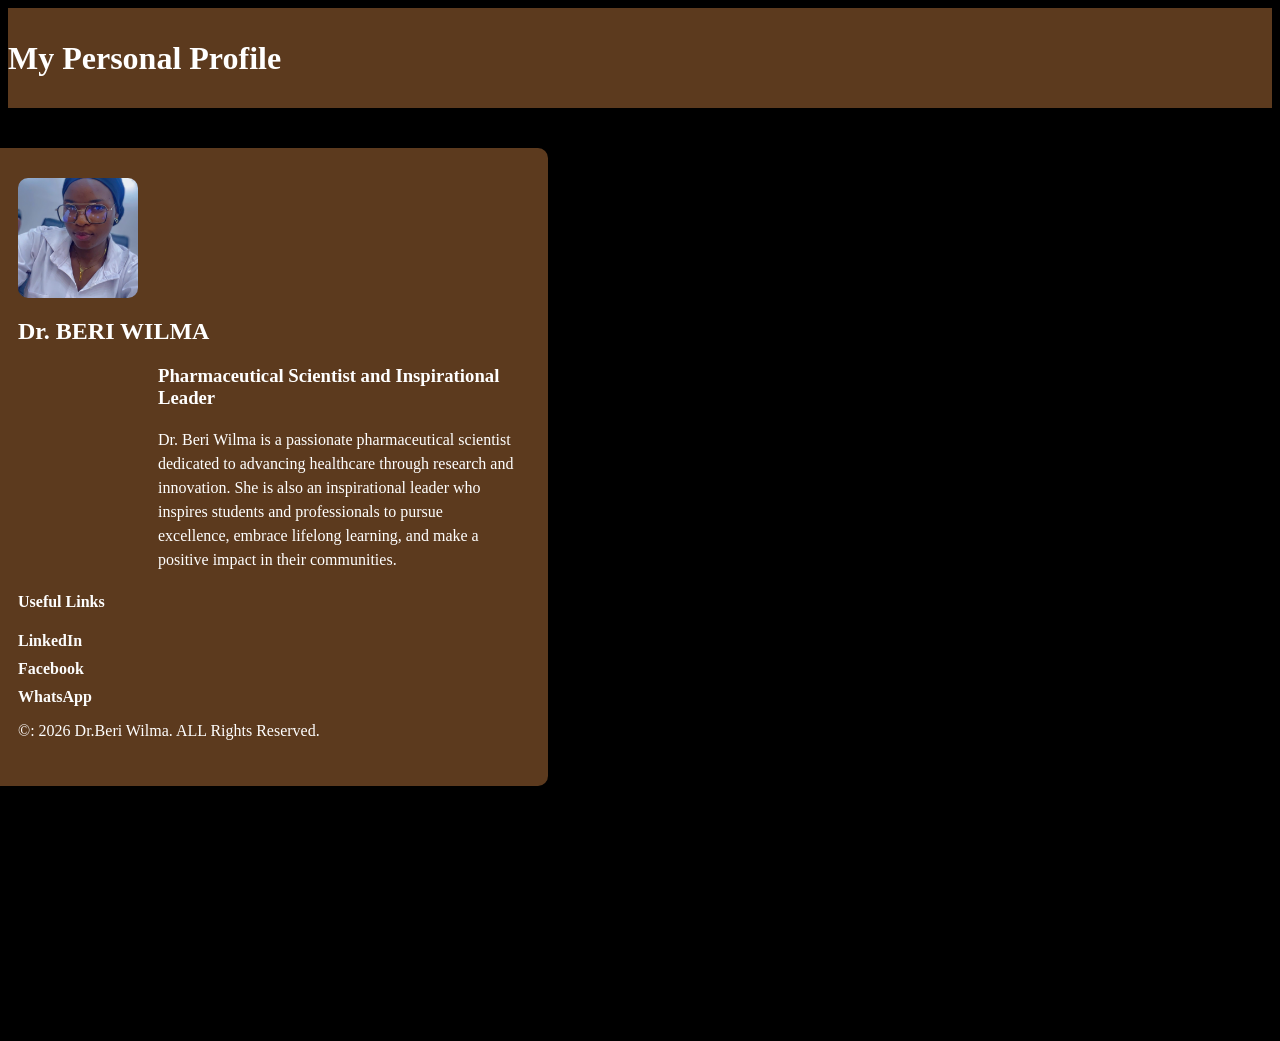
<file: INDEX.html>
<!DOCTYPE html>
<html lang="en">
    <head>
        <meta charset="UTF-8">
        <title>My Personal Profile</title>
        <link rel="stylesheet"href="style.css">

    </head>
    <body>
        <header>
             <h1>My Personal Profile </h1>
        </header>
        <main>
              <section class="profile-card">
            <img src="profile.jpg"
                 alt="Profile Picture"
                 class="profile-image">

            <h2>Dr. BERI WILMA</h2>

            <h3>Pharmaceutical Scientist and Inspirational Leader</h3>

            <p class="bio">
                Dr. Beri Wilma is a passionate pharmaceutical scientist dedicated to advancing healthcare through research and innovation.
                She is also an inspirational leader who inspires students and professionals to pursue excellence, embrace lifelong learning, and make a positive impact in their communities.
            </p>

            <h4>Useful Links</h4>
                <ul class="links">
                    <li><a href="https://www.LinkedIn.com"target="_blank">LinkedIn</a></li>
                    <li><a href="https://www.Facebook.com"target="_blank">Facebook</a></li>
                    <li><a href="https://wa.me/677320790"target="_blank">WhatsApp</a></li>
                </ul>

                <footer>
            <p>&copy: 2026 Dr.Beri Wilma. 
                ALL Rights Reserved.</p>
        
        </footer>
            </section>
        </main>

       
    </body>


</html>
</file>
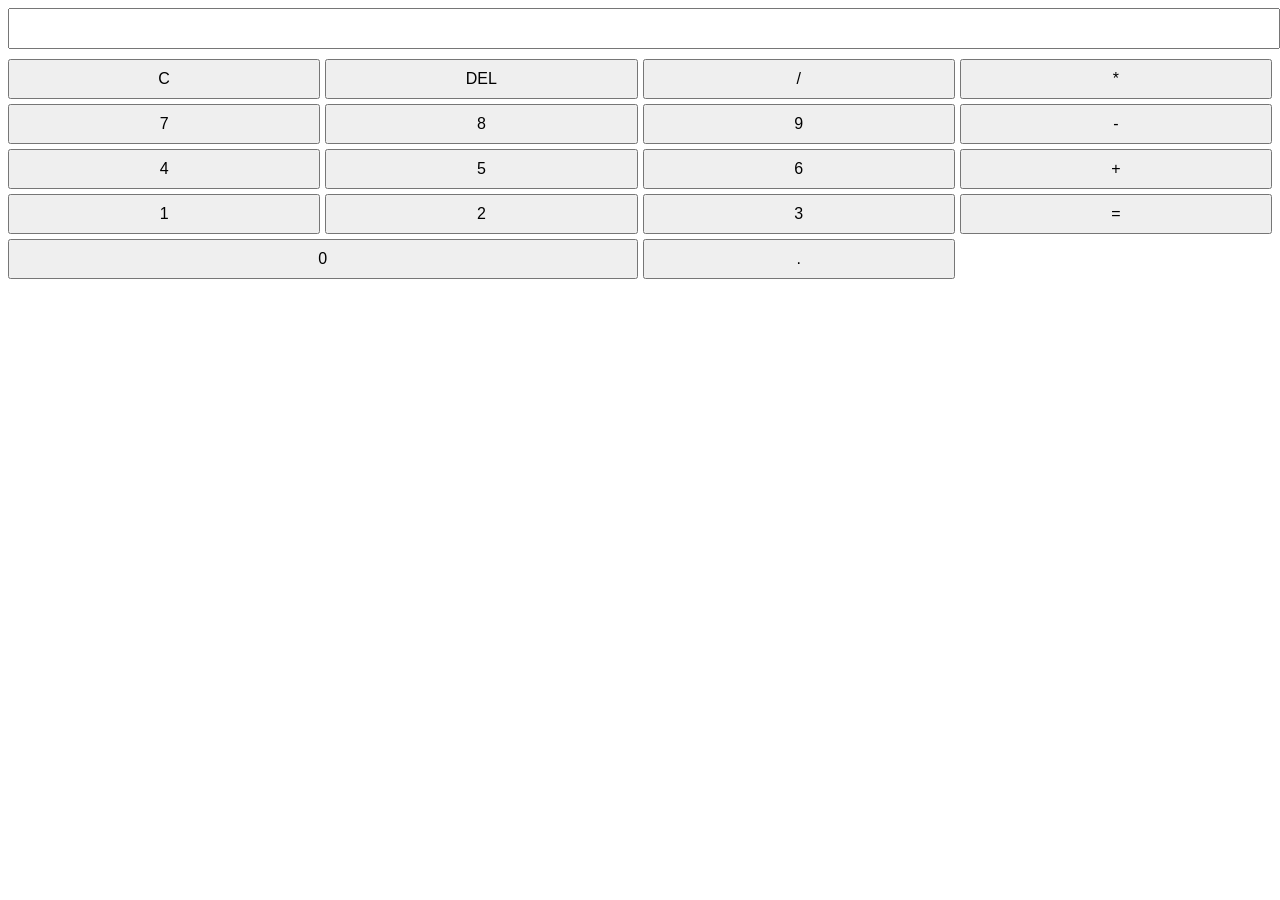
<file: calculator/index.html>
<!DOCTYPE html>
<html>
    <head>
        <title>Calculator</title>
        <link rel="stylesheet" href="Style.css">
    </head>

    <body>
        <div class="Calculator">

            <input type="text" id="display" readonly>
            
            <div class="buttons">
                <button
                onclick="clearDisplay()">C</button>
                <button
                onclick="deleteNumber()">DEL</button>
                <button
                onclick="appendValue('/')">/</button>
                <button
                onclick="appendValue('*')">*</button>
            
                <button
                onclick="appendValue('7')">7</button>
                <button
                onclick="appendValue('8')">8</button>
                <button
                onclick="appendValue('9')">9</button>
                <button
                onclick="appendValue('-')">-</button>
        
                <button
                onclick="appendValue('4')">4</button>
                <button
                onclick="appendValue('5')">5</button>
                <button
                onclick="appendValue('6')">6</button>
                <button
                onclick="appendValue('+')">+</button>

                <button
                onclick="appendValue('1')">1</button>
                <button
                onclick="appendValue('2')">2</button>
                <button
                onclick="appendValue('3')">3</button>
                <button onclick="calculate()">=</button>

                <button onclick="appendValue('0')"class="zero">0</button>
                <button
                onclick="appendValue('.')">.</button>
    
                    </div>
        </div>
        <script src="script.js"></script>
    </body>
</html>
</file>
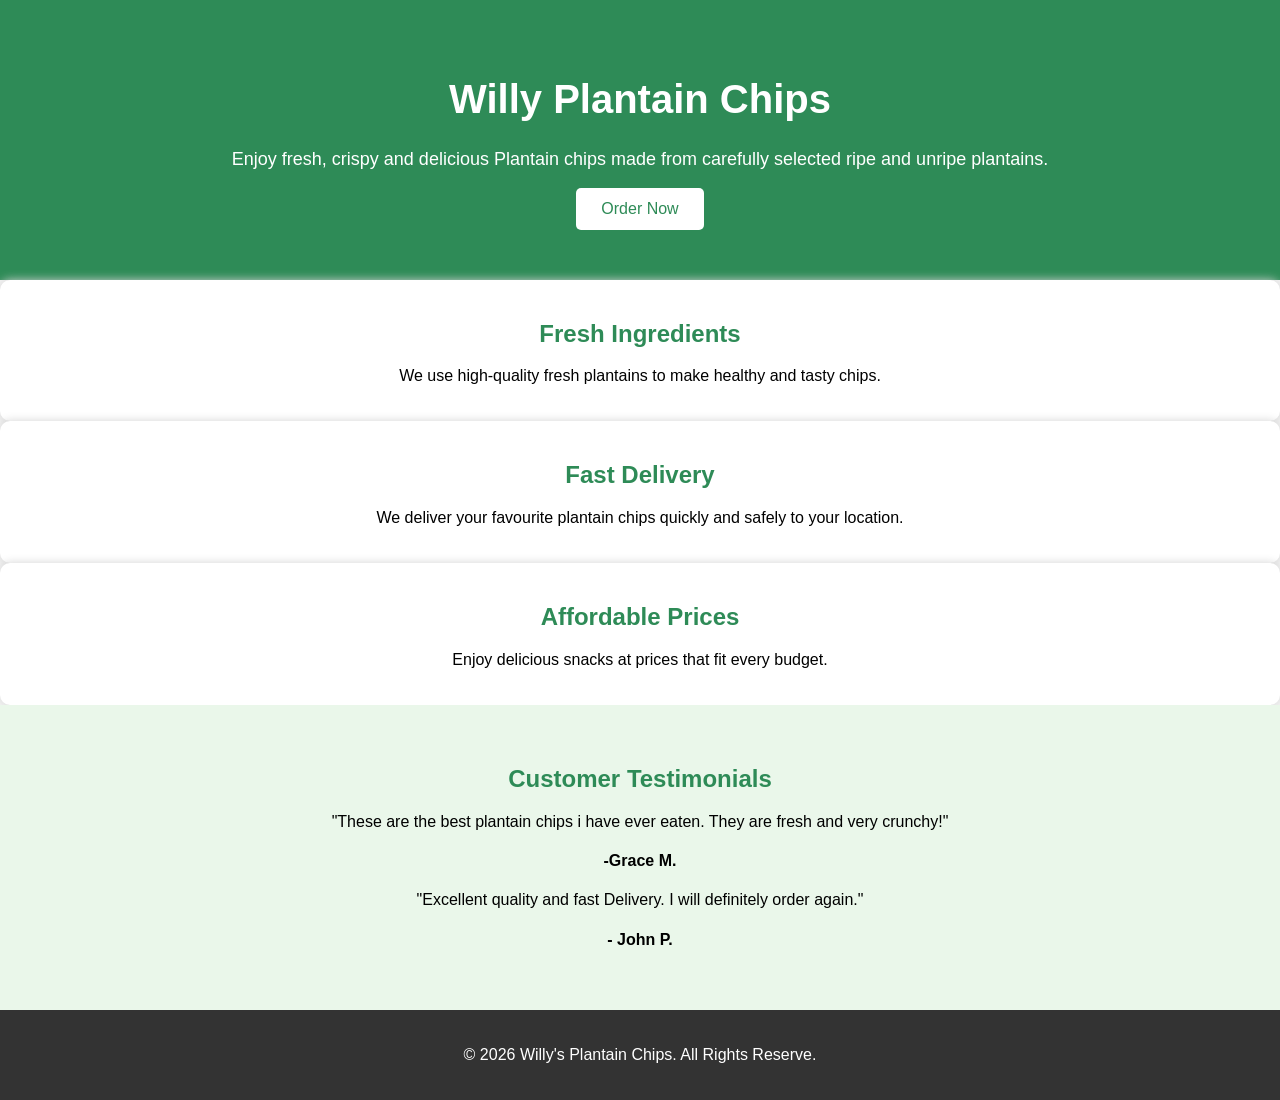
<file: Landing page/index.html>
<!DOCTYPE html>
<html lang="en">
    <head>
        <meta charset="UTF-8">
        <meta name="Viewport"
        content="width=device-width,
        initial-sacle=1.0">
        <title>Landing Page</title>

        <link rel="stylesheet"
        href="style.css">
    </head>

    <body>

        <!--Banner-->
        <header>
        <h1> Willy Plantain Chips</h1>

        <p>Enjoy fresh, crispy and delicious Plantain
            chips made from carefully selected ripe and 
            unripe plantains.
        </p>

        <button>Order Now</button>
        </header>

        <main>

            <!--Services-->
            <section class="Services">

                <div class="service">
                    <h2>Fresh Ingredients</h2>
                    <p>We use high-quality fresh plantains to 
                        make healthy and tasty chips.
                    </p>
                    </div>

                    <div class="service">
                        <h2>Fast Delivery</h2>
                        <p>We deliver your favourite plantain
                            chips quickly and safely to your
                            location.
                        </p>
                    </div>

                    <div class="service">
                        <h2>Affordable Prices</h2>
                        <p>Enjoy delicious snacks at prices that fit 
                            every budget.
                        </p>
                    </div>

                
            </section>

            <!--Testimonial-->
            <section class="testimonials">

                <h2>Customer Testimonials</h2>

                <p>"These are the best plantain chips i have ever eaten.
                    They are fresh and very crunchy!"
                </p>
                <h4>-Grace M.</h4>

                <p>"Excellent quality and fast Delivery. I will definitely
                    order again."
                </p>

                <h4>- John P.</h4>
            </section>

        </main>

        <!--Footer-->

        <footer>
            <p>&copy; 2026 Willy's Plantain Chips.
                All Rights Reserve.
            </p>
        </footer>
    </body>
    
</html>
</file>
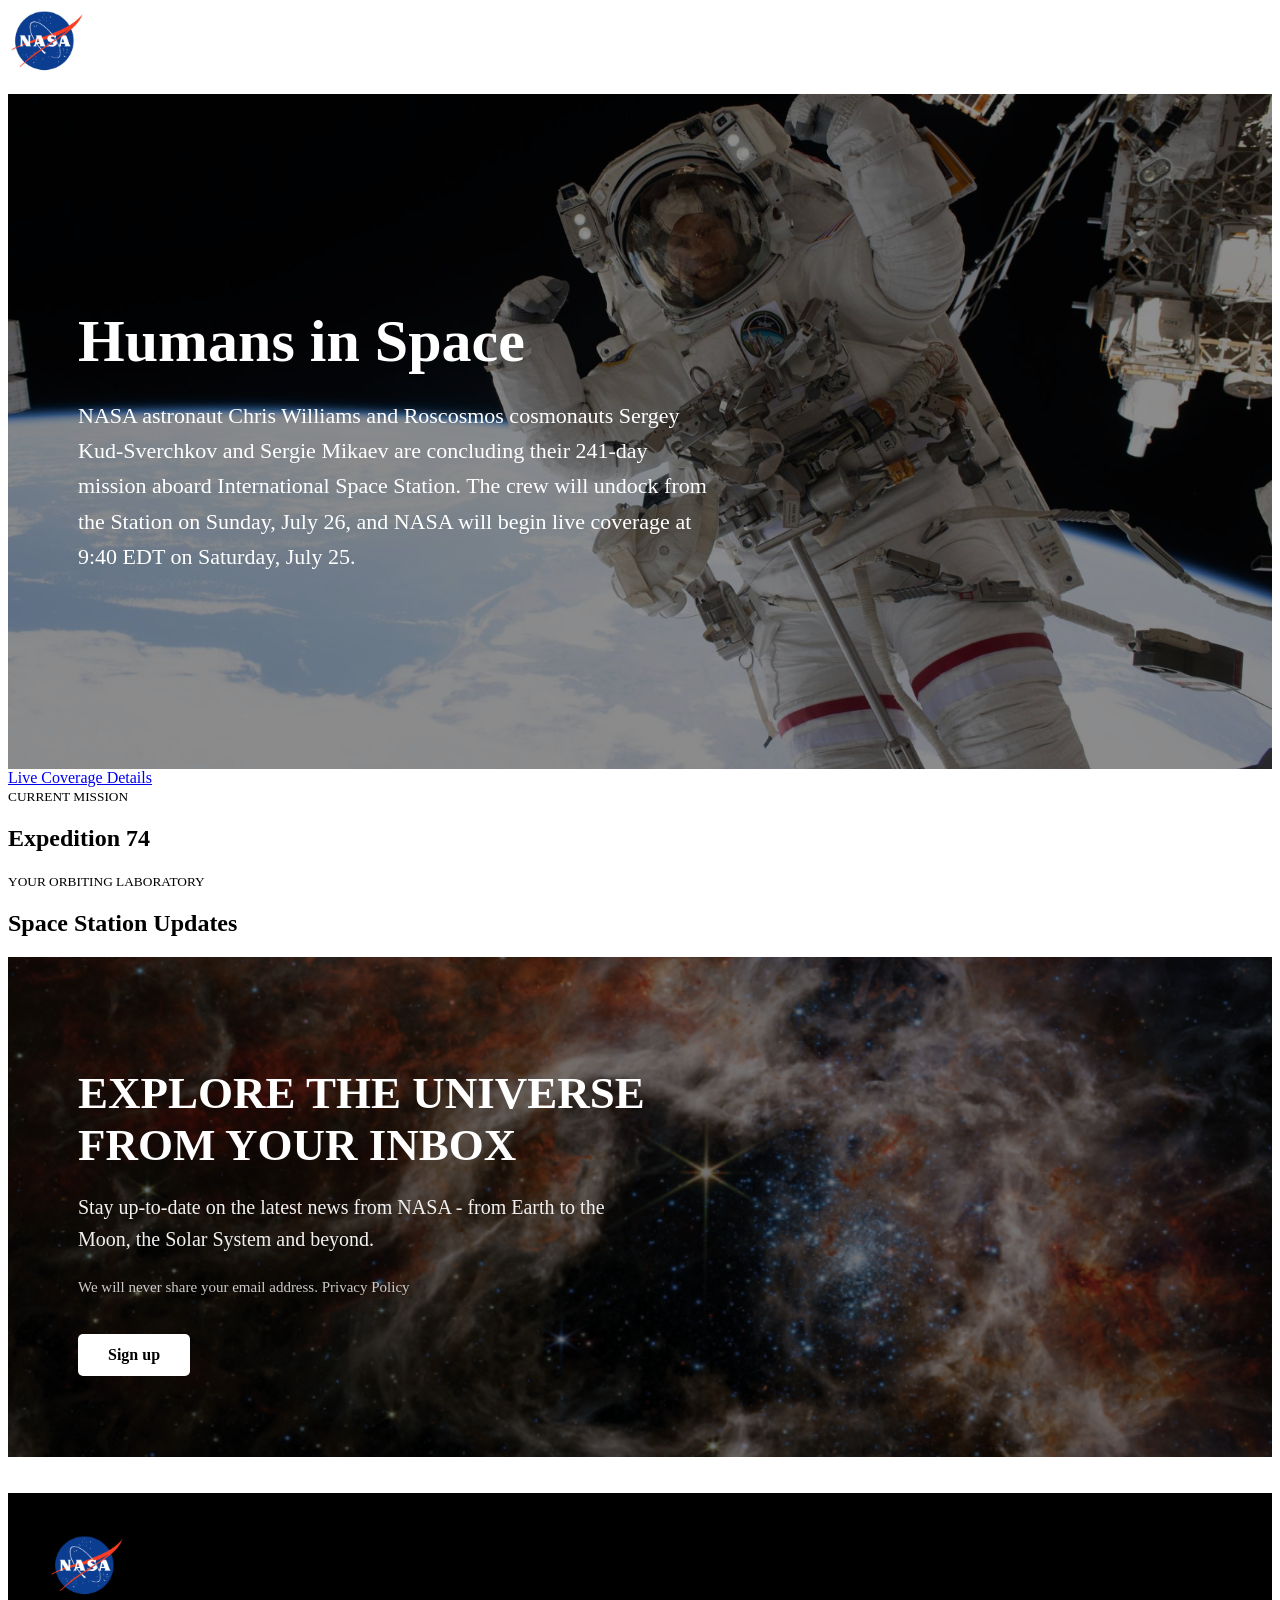
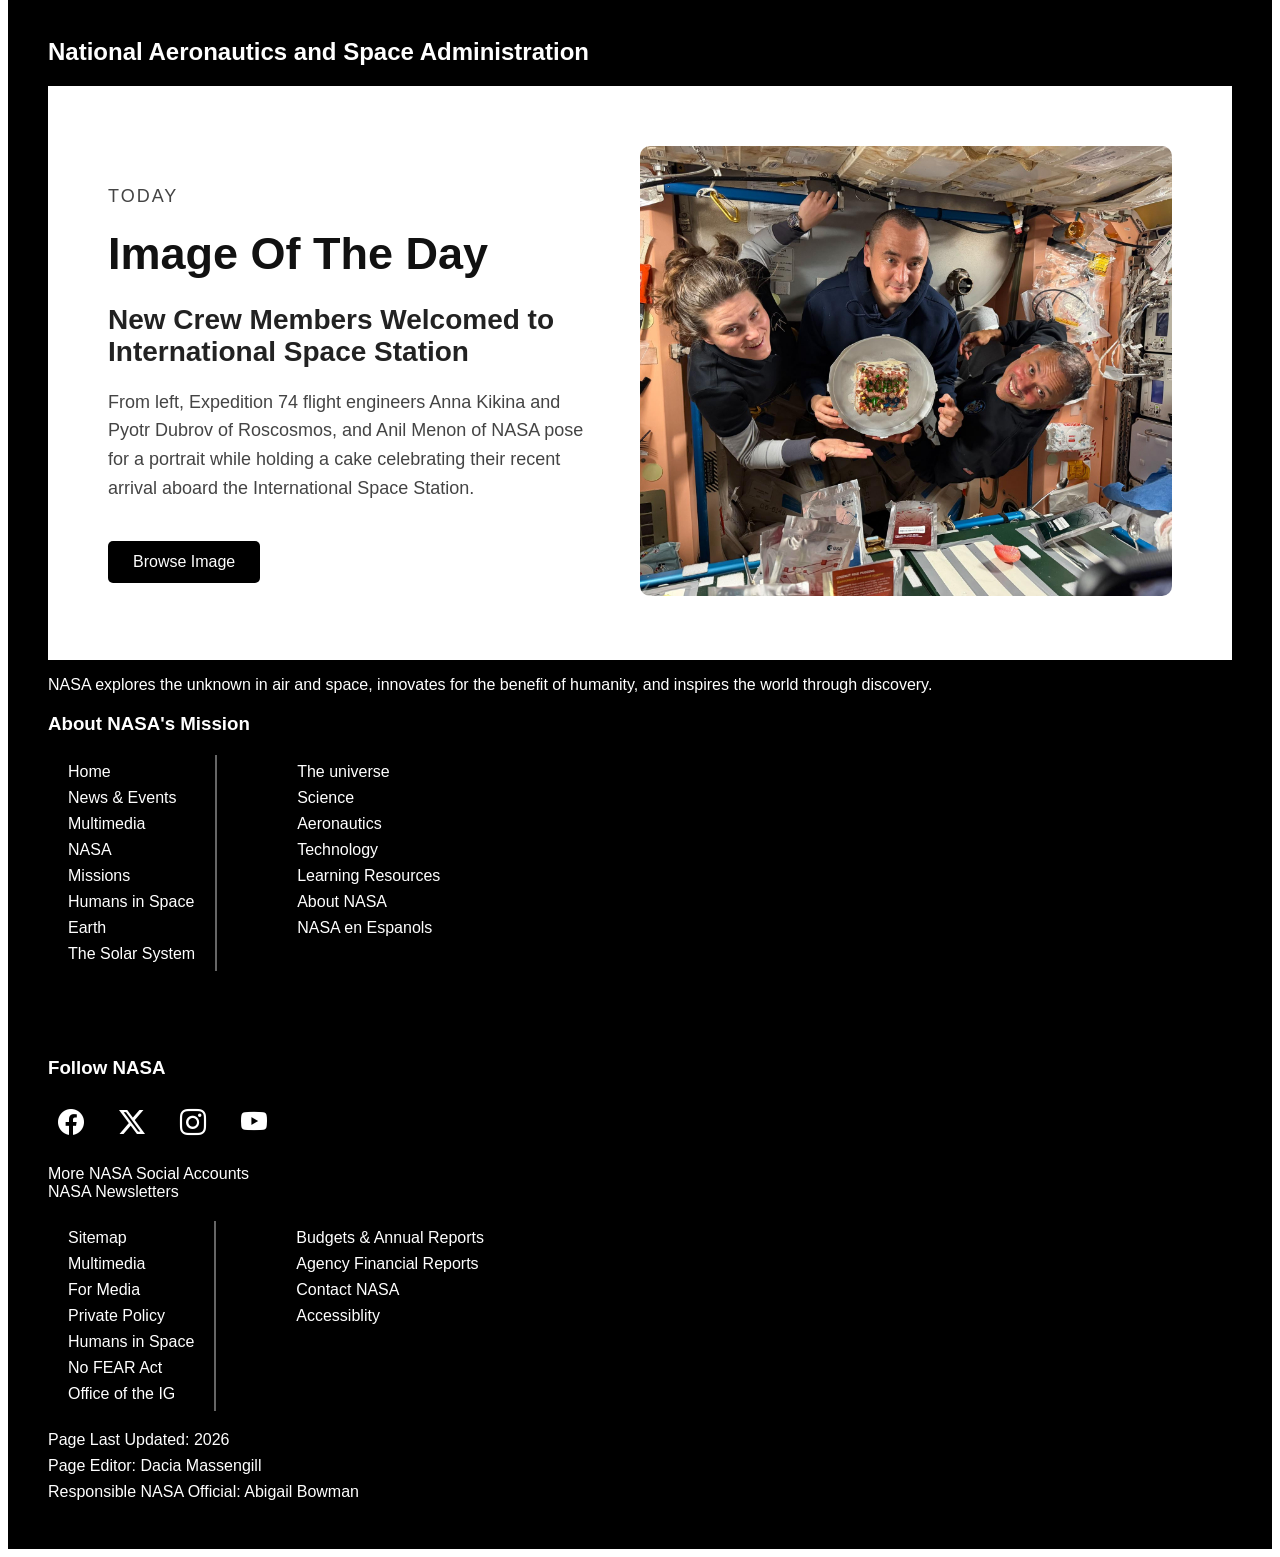
<file: presentation/index.html>
<!DOCTYPE html>
<html>
    <head>
        
        <title>NASA</title>

        <link rel="stylesheet" href="style.css">
    
    <link rel="stylesheet" href="https://cdn.jsdelivr.net/npm/bootstrap-icons@1.11.3/font/bootstrap-icons.min.css">
    </head>
        <header>

            <nav>     
                  <section class="logo-card">
            <img src="nasa-logo.png"
                 alt="logo Picture"
                 class="logo-image">

            <i class="fas fa-search"></i>          
        </nav>

        </header> 
        <div class="space-section">

  <div class="text-content">
    <h1>Humans in Space</h1>

    <p>
      NASA astronaut Chris Williams and Roscosmos
      cosmonauts Sergey Kud-Sverchkov and Sergie Mikaev
      are concluding their 241-day mission aboard
      International Space Station. The crew will undock
      from the Station on Sunday, July 26,
      and NASA will begin live coverage at 9:40
      EDT on Saturday, July 25.
    </p>
  </div>

</div>
         <a href="#" class="btn">
        Live Coverage Details
      </a>

      <div class="missions">

        <div class="card">
            <small>CURRENT MISSION</small>

            <h2>Expedition 74<i class="fas fa-arrow-right"
            ></i></h2>
        </div>

        <div class="card">

            <small>YOUR ORBITING LABORATORY</small>

            <h2>Space Station Updates <i class="fas fa-arrow-right">
           </i></h2>
           
           <div class="newsletter">

  <div class="newsletter-text">
    <h1>EXPLORE THE UNIVERSE FROM YOUR INBOX</h1>

    <p>
      Stay up-to-date on the latest news from NASA -
      from Earth to the Moon, the Solar System and beyond.
    </p>

    <p class="privacy">
      We will never share your email address. Privacy Policy
    </p>

    <a href="#" class="signup">Sign up</a>
  </div>

</div>


<br></br>




        </div>
      </div>
    </div>
</div>
</section>

<footer>

 <img src="nasa-logo.png"
                 alt="logo Picture"
                 class="logo-image">
                 <h2>
                    National Aeronautics and Space Administration
                 </h2>
<div class="image-day">

  <div class="day-text">
    <p class="today">TODAY</p>

    <h1>Image Of The Day</h1>

    <h2>New Crew Members Welcomed to International Space Station</h2>

    <p>
      From left, Expedition 74 flight engineers Anna Kikina
      and Pyotr Dubrov of Roscosmos, and Anil Menon of NASA
      pose for a portrait while holding a cake celebrating their
      recent arrival aboard the International Space Station.
    </p>

    <a href="#" class="browse">Browse Image</a>
  </div>


  <div class="image-box">
    <img src="nasapic.jpg" alt="Space Picture">
  </div>

</div>
                 <p>
                    NASA explores the unknown in air and space,
                    innovates for the benefit of humanity, 
                    and inspires the world through discovery.
                 </p>
                  <h3>About NASA's Mission</h3>
                 <div class="links">
                    <div>
                        <p>Home</p>
                        <p>News & Events</p>
                        <p>Multimedia</p>
                        <p>NASA</p>
                        <p>Missions</p>
                        <p>Humans in Space</p>
                        <p>Earth</p>
                        <p>The Solar System</p>
                    </div>

                    <div>
                        <p>The universe</p>
                        <p>Science</p>
                        <p>Aeronautics</p>
                        <p>Technology</p>
                        <p>Learning Resources</p>
                        <p>About NASA</p>
                        <p>NASA en Espanols</p>
                    </div>
                 </div>
                 <br></br>
                 <div class="footer-social">
                    <h3>Follow NASA</h3>

<div class="icons">
    <a href="#"><i class="bi bi-facebook"></i></a>
    <a href="#"><i class="bi bi-twitter-x"></i></a>
    <a href="#"><i class="bi bi-instagram"></i></a>
    <a href="#"><i class="bi bi-youtube"></i></a>
</div>
       <p> More NASA Social Accounts</br>
         NASA Newsletters 
         </p>       
                 <div class="links">
                    <div>
                        <p>Sitemap</p>
                        <p>Multimedia</p>
                        <p>For Media</p>
                        <p>Private Policy</p>
                        <p>Humans in Space</p>
                        <p>No FEAR Act</p>
                        <p>Office of the IG</p>
                    </div>

                    <div>
                      <p>Budgets & Annual Reports</p>
                        <p>Agency Financial Reports</p>
                        <p>Contact NASA</p>
                    <p>Accessiblity</p>
                    </div>
                    </div>
                   <pre>Page Last Updated: jul 24,2026</pre>
                    <pre>Page Editor: Dacia Massengill</pre>
                   <pre>Responsible NASA Official: Abigail Bowman</pre>
                   
                 </footer>
<script src="script.js"></script>
    </body>
    </html>
</file>
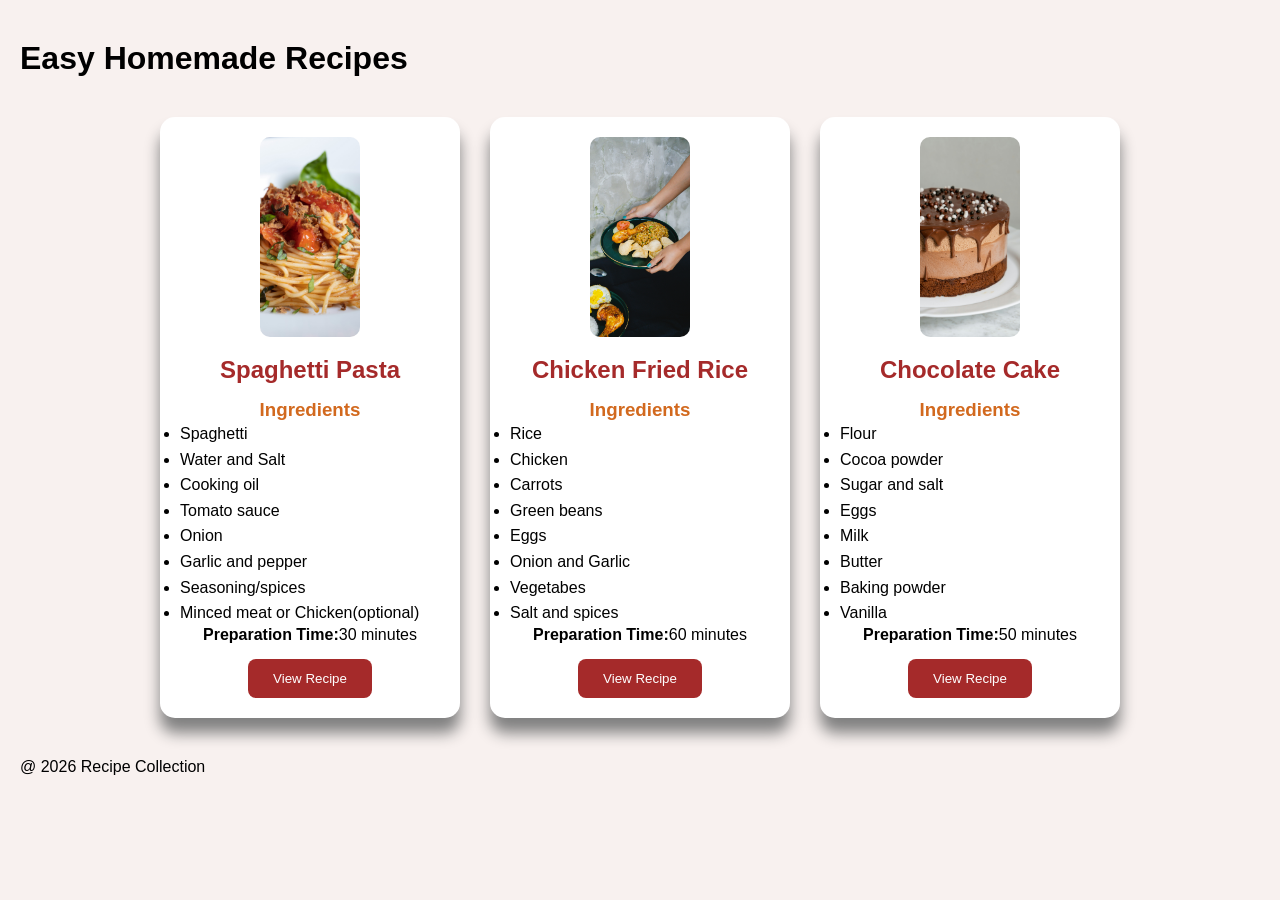
<file: Recipe Card/index.html>
<!DOCTYPE html>
<html lang="en">

    <head>
        <meta charset="UTF-8">
        <meta name="viewport"content="width=device-width,
        initial-scale=1.0">
        
        <title>Recipe Cards</title>

        <link rel="stylesheet"href="style.css">

    </head>

    <body>
        <header>
            <h1>Easy Homemade Recipes</h1>
        </header>

        <main>

            <div class="recipe-container">
                <div class="recipe-card">
                    <img src="spaghetti.jpg"
                     alt="spaghetti Picture"
                     class="recipe-image">
                    <h2>Spaghetti Pasta</h2>
                    <h3>Ingredients</h3>

                    <ul>
                        <li>Spaghetti</li>
                        <li>Water and Salt</li>
                        <li>Cooking oil</li>
                        <li>Tomato sauce</li>
                        <li>Onion</li>
                        <li>Garlic and pepper</li>
                        <li>Seasoning/spices</li>
                        <li>Minced meat or Chicken(optional)</li>
                    </ul>
                    

                    <p>
                        <strong>Preparation Time:</strong>30 minutes
                    </p>
                    <button>View Recipe</button>
                </div>

                <!--Fried Rice Card-->
                <div class="recipe-card">

                    <img src="rice.jpg" 
                    alt="Chicken Fried Rice picture" 
                    class="recipe-image">
                

                    <h2>Chicken Fried Rice</h2>

                    <h3>Ingredients</h3>

                    <ul>
                        <li>Rice</li>
                        <li>Chicken</li>
                        <li>Carrots</li>
                        <li>Green beans</li>
                        <li>Eggs</li>
                        <li>Onion and Garlic</li>
                        <li>Vegetabes</li>
                        <li>Salt and spices</li>
                    </ul>

                    <p>
                        <strong>Preparation Time:</strong>60 minutes
                    </p>

                    <button>View Recipe</button>
                </div>

                <!---Chocolate Cake Card-->
                <div class="recipe-card">
                    <img src="cake.jpg"
                     alt="Chocolate Cake picture"
                     class="recipe-image">

                    <h2>Chocolate Cake</h2>

                    <h3>Ingredients</h3>
                    <ul>
                        <li>Flour</li>
                        <li>Cocoa powder</li>
                        <li>Sugar and salt</li>
                        <li>Eggs</li>
                        <li>Milk</li>
                        <li>Butter</li>
                        <li>Baking powder</li>
                        <li>Vanilla</li>
                    </ul>

                    <p>
                        <strong>Preparation Time:</strong>50 minutes
                    </p>

                    <button>View Recipe</button>
                </div>

            </div>
        </main>

        <footer>
            <p>@ 2026 Recipe Collection</p>

        </footer>


    </body>


</html>
</file>
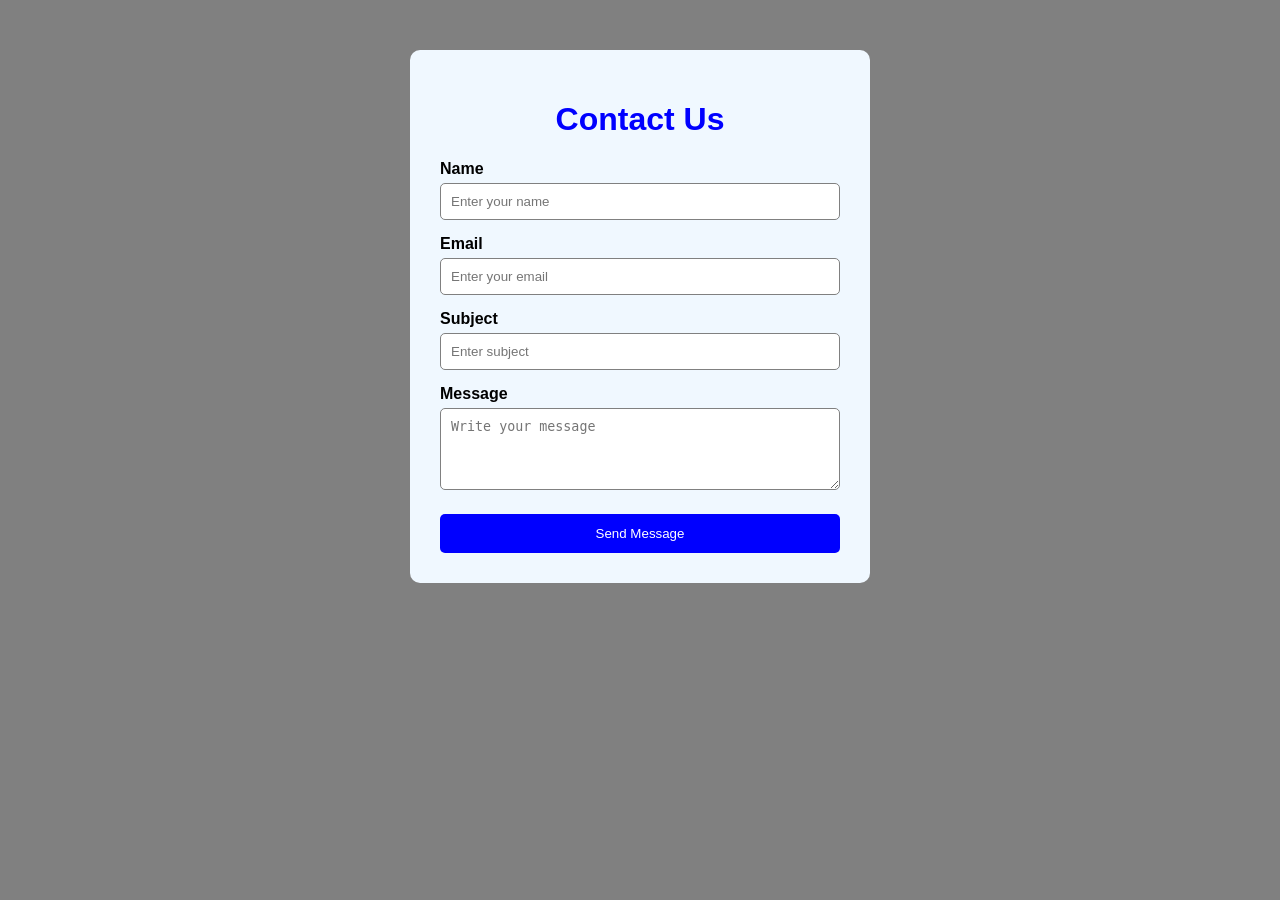
<file: Stylish Contact Form/index.html>
<!DOCTYPE html>
<html lang="en">

<head>

    <meta charset="UTF-8">

    <meta name="viewport"
    content="width=device-width,
    initial scale=1.0">

    <title>Contact Form</title>

    <link rel="stylesheet"
    href="style.css">

</head>

<body>

    <div class="container">

        <h1>Contact Us</h1>
            
        <form>

            <label for="name">Name</label>

            <input
            type="email"
            id="name"
            placeholder="Enter your name"
            required>

            <label for="email">Email</label>


            <input
            type="email"
            id="name"
            placeholder="Enter your email"
            required>

            <label for="subject">Subject</label>


            <input
            type="text"
            id="subject"
            placeholder="Enter subject"
            required>


            <label for="message">Message</label>

            <textarea
            id="message"
            placeholder="Write your message"
            rows="4"
            required></textarea>


            <button type="submit">
                Send Message
            </button>


        </form>


    </div>


</body>


</html>
</file>
<file: style.css>
.profile-card {
    background-color: rgb(92, 58, 30);
    max-width: 500px;
    margin: 40px auto;
    padding: 30px;
    border-radius: 10px;
    display: block;
    margin-bottom: 255px;
     margin-left: -20px;
    box-shadow: 0 4px 10px rgba(0, 0, 0, 0.15);
}
.profile-card h3,
.profile-card .bio {
    margin-left: 140px;
}

.profile-image {
    width: 120px;
    height: 120px;
    object-fit: cover;
    border-radius: 10px;
    display: block;
    margin-left: 0px;
}


header {
    display: flex;
    align-items: center;
    height: 100px;
    background-color: rgb(92, 58, 30);
    gap: 15px;
    margin-bottom: 15px;
}
.profile-info h3 {
    color: #16a085;
}
body {
    background-color: black;
    color: white;
}
.bio {
    line-height: 1.5;
    margin-bottom: 15px;

}
.links {
    list-style: none;
    padding: 0;
}
.links li {
    margin: 10px 0;
}
.links a {
    text-decoration: none;
    color: hsl(0, 0%, 99%);
    font-weight: bold;
}
.links a:hover {
    color: #16a085;
}
.footer {
    text-align: center;
    font-size: 14px;
    color: #7f8c8d;
}
.footer p {
    margin: 0px;
    margin-top: 100px;
}
</file>
<file: calculator/Style.css>
.calculator {
    background: white;
    padding: 10px;
    margin: 50px auto;
    border-radius: 10px;
    width: 220px;
    box-shadow: 0 0 10px gray;
}

#display {
    width: 100%;
    height: 35px;
    font-size: 18px;
    margin-bottom: 10px;
    text-align: right;
}

.buttons {
    display: grid;
    grid-template-columns: repeat(4, 1fr);
    gap: 5px;
}

button {
    height: 40px;
    font-size: 16px;
    width: 100%;
}

.zero {
    grid-column: span 2;
}
</file>
<file: Landing page/style.css>
/* General Page */

body {
    margin: 0;
    font-family: Arial, sans-serif;
    display: grid;
    grid-template-rows: auto auto auto;
    background-color: #f4f4f4;
}

/* Banner */

header {
    background-color: #2e8b57;
    color: white;
    text-align: center;
    padding: 50px;
}

header h1 {
    font-size: 40px;
}

header p {
    font-size: 18px;
}

header button {
    padding: 12px 25px;
    background-color: white;
    color: #2e8b57;
    border: none;
    border-radius: 5px;
    cursor: pointer;
    font-size: 16px;
}

header button:hover {
    background-color: #f0f0f0;
}

/* Services */

.services {
    display: grid;

    grid-template-columns: repeat(3,1f
    r);
    gap: 20px;
    padding: 40px;
    
}
.service {
    background-color: white;
    padding: 20px;
    border-radius: 10px;
    text-align: center;
    box-shadow: 0 0 10px 
    lightgray;
}


.service h2 {
    color: #2e8b57;
    

}

/* Testimonials */

.testimonials {
    background-color: #eaf7ea;
    text-align: center;
    padding: 40px;
}

.testimonials h2 {
    color: #2e8b57;
}

/* Footer */

footer {
    background-color: #333;
    color: white;
    text-align: center;
    padding: 20px;

}
/* Responsive Design */

@media(max-width:768px){

.services {
    grid-template-columns: 1fr;
}    
header{
    padding: 30px;
}
header h1 {
    font-family: 30px;
}
}
</file>
<file: presentation/style.css>
.space-section {
  height: 75vh;
  width: 100%;
  background-image: url("nasa pic1.png");
  background-size: cover;
  background-position: center;
  background-repeat: no-repeat;

  display: flex;
  align-items: center;
  position: relative;
}

/* Dark overlay for NASA-style look */
.space-section::before {
  content: "";
  position: absolute;
  inset: 0;
  background: rgba(0, 0, 0, 0.45);
}

.text-content {
  position: relative;
  z-index: 1;
  color: white;
  width: 50%;
  margin-left: 70px;
}

.text-content h1 {
  font-size: 60px;
  font-weight: bold;
  margin-bottom: 20px;
}

.text-content p {
  font-size: 22px;
  line-height: 1.6;
}


.footer {
    background: #111;
    color: white;
    padding: 30px;
}
.newsletter {
  height: 500px;
  width: 100%;

  background-image: url("nasapic2.png");
  background-size: cover;
  background-position: center;
  background-repeat: no-repeat;

  display: flex;
  align-items: center;
  position: relative;
}

/* Dark overlay so text is clear */
.newsletter::before {
  content: "";
  position: absolute;
  inset: 0;
  background: rgba(0, 0, 0, 0.55);
}

.newsletter-text {
  position: relative;
  z-index: 1;
  color: white;
  width: 45%;
  margin-left: 70px;
}

.newsletter-text h1 {
  font-size: 45px;
  font-weight: 800;
  margin-bottom: 20px;
}

.newsletter-text p {
  font-size: 20px;
  line-height: 1.6;
  color: #f1f1f1;
}

.privacy {
  font-size: 15px !important;
  color: #ccc !important;
}

.signup {
  display: inline-block;
  margin-top: 20px;
  padding: 12px 30px;
  background: white;
  color: black;
  text-decoration: none;
  font-weight: bold;
  border-radius: 5px;
}

.signup:hover {
  background: #ddd;
}.image-day {
  display: flex;
  align-items: center;
  justify-content: space-between;
  gap: 50px;
  padding: 60px;
  background: #fff;
}

/* Text on the left */
.day-text {
  width: 45%;
}

.today {
  font-size: 18px;
  color: #777;
  letter-spacing: 2px;
}

.day-text h1 {
  font-size: 45px;
  margin: 10px 0;
  color: #111;
}

.day-text h2 {
  font-size: 28px;
  margin-bottom: 20px;
  color: #222;
}

.day-text p {
  font-size: 18px;
  line-height: 1.6;
  color: #444;
}

.browse {
  display: inline-block;
  margin-top: 20px;
  padding: 12px 25px;
  background: black;
  color: white;
  text-decoration: none;
  border-radius: 5px;
}


/* Image on the right */
.image-box {
  width: 50%;
}

.image-box img {
  width: 100%;
  height: 450px;
  object-fit: cover;
  border-radius: 10px;
}

.footer hr {
    border: none;
    height: 1px;
    background: #666;
    margin: 20px 0;
}

.links {
    display: flex;
    justify-content:left;
    align-items: stretch;
    gap: 0; /* No gap between columns */
}

.links > div {
    padding: 0 20px;
}

.links > div:first-child {
    border-right: 2px solid #666; /* Vertical line */
}

.links p {
    margin: 0 0 10px;
    cursor: pointer;
}

.links p:hover {
    color: #0b9cff;
}
.icons a {
            font-size: 40px;
            color: red;
            margin: 10px;
            text-decoration: none;
        }
     footer {
    background-color: #000;
    color: #fff;
    padding: 40px;
    font-family: Arial, sans-serif;
}

footer h2,
footer h3,
footer p,
footer pre {
    color: #fff;
}

.logo-image {
    width: 80px;
    margin-bottom: 15px;
}

.links {
    display: flex;
    gap: 60px;
    margin: 20px 0;
}

.links p {
    margin: 8px 0;
    cursor: pointer;
}

.links p:hover {
    color: #0b84ff;
}

.footer-social {
    margin-top: 30px;
}

.icons {
    display: flex;
    gap: 15px;
    margin: 15px 0;
}

.icons a {
    color: #fff;
    font-size: 26px;
    text-decoration: none;
}

.icons a:hover {
    color: #0b84ff;
}

pre {
    color: #ccc;
    margin: 8px 0;
    font-family: Arial, sans-serif;
    white-space: pre-wrap;
}
</file>
<file: Recipe Card/style.css>
* {
    margin: 0;
    padding: 0;
    box-sizing: border-box;
    font-family: Arial, sans-serif;
}
body {
    background-color: #f8f1ef;
    padding: 40px 20px;
}
.recipe-container {
     display: flex;
     justify-content: center;
     align-items: center;
     flex-wrap: wrap;
     gap: 30px;
     padding: 20px;
}

.recipe-card {
    background-color: white;
    width: 300px;
    padding: 20px;
    border-radius: 15px;
    box-shadow: 0 15px 15px gray;
    text-align: center;

    transition: 0.3s;

}

/*Hover effect on CarD */
.recipe-card:hover {
    transform: translate(-10px);
}

/* Food picture style */
.recipe-image {
    width: 100px;
    height: 200px;
    object-fit: cover;
    border-radius: 10px;
}

.recipe-card h2 {
    color: brown;
    margin: 15px 0;

}
.recipe-card h3  {
    color: chocolate;

}
.recipe-card ul {


    text-align: left;
    line-height: 1.6;
}

/*View Recipe button */
button {
    background-color: brown;
    color: white;

    border: none;
    padding: 12px 25px;

    border-radius: 8px;

    cursor: pointer;

    margin-top: 15px;
}

/* Button hover effect */
     button:hover {
    background-color: orange;
}
/* h1-main section */
main {
    display: flex;
    flex-direction: row;
    justify-content: space-around;
    align-items: flex-start;
    gap: 20px;
    padding: 20px;
}
</file>
<file: Stylish Contact Form/style.css>
body {

    font-family: Arial, sans-serif;

    background-color: gray;
}

.container {

    width: 400px;

    margin: 50px auto;

    background-color: aliceblue;
    
    padding: 30px;

    border-radius: 10px;

    box-shadow: 0px 0px 10px
    gray;

}

h1 {

    text-align: center;
    color: blue;

}

label {

    display: block;

    margin-top: 15px;

    font-weight: bold;

}

input, textarea {

    width: 100%;

    padding: 10px;

    margin-top: 5px;

    border: 1px solid gray;

    border-radius: 5px;

    box-sizing: border-box;

}

input:focus, textarea:focus {

    border: 2px solid blue;

    outline: none;

    background-color: #e8f0ff;

}

button {
     
    width: 100%;

    padding: 12px;

    margin-top: 20px;

    background-color: blue;

    color: white;

    border: none;

    border-radius: 5px;

    cursor: pointer;
}


button:hover {

    background-color: darkblue;
}
</file>
